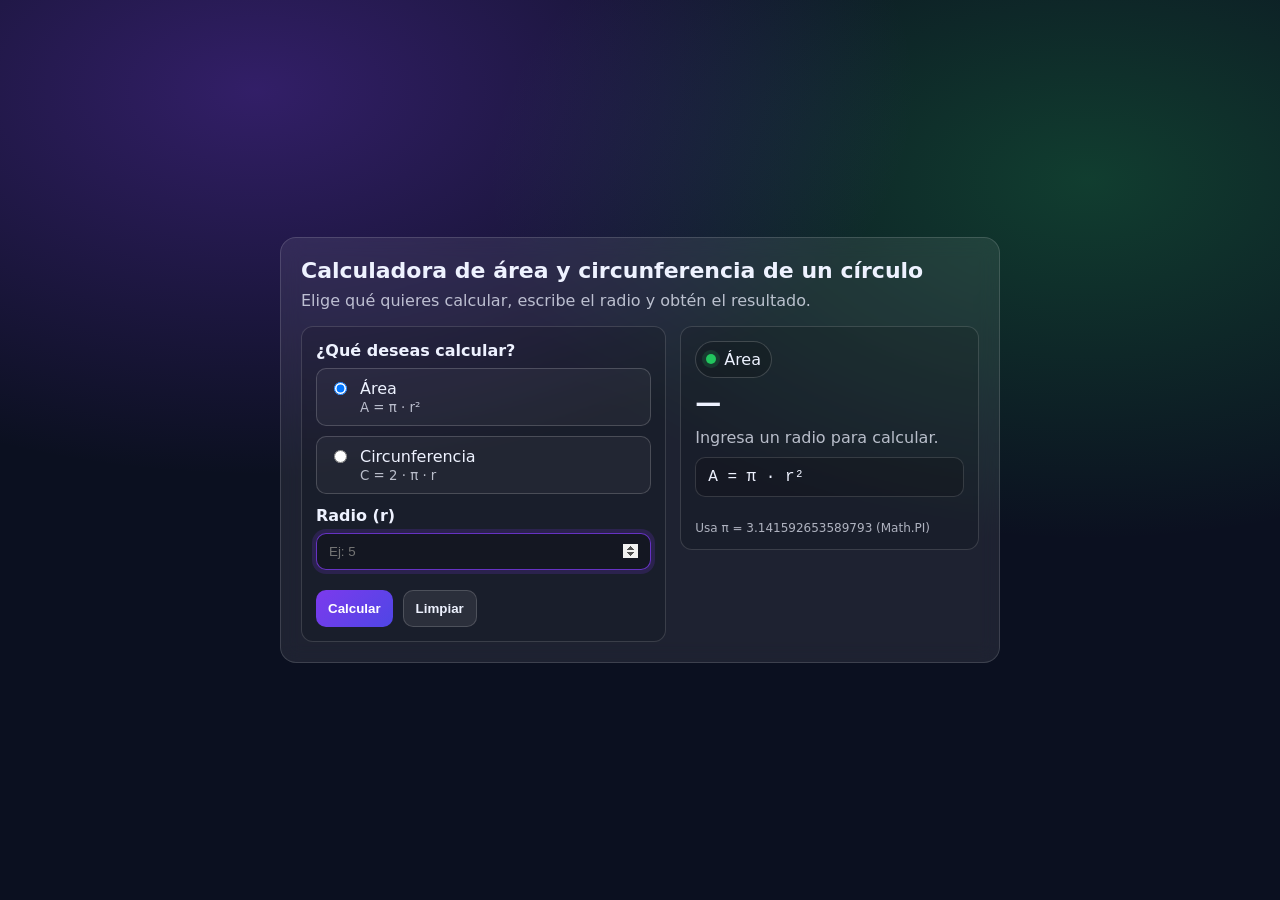
<file: Calcular-circunferencia/index.html>
<!doctype html>
<html lang="es">
  <head>
    <meta charset="utf-8" />
    <meta name="viewport" content="width=device-width, initial-scale=1" />
    <title>Calculadora de Círculo</title>
    <link rel="stylesheet" href="styles.css" />
  </head>
  <body>
    <main class="card">
      <header>
        <h1>Calculadora de área y circunferencia de un círculo</h1>
        <p>Elige qué quieres calcular, escribe el radio y obtén el resultado.</p>
      </header>

      <section class="grid">
        <div class="panel" aria-label="Entrada">
          <div>
            <label>¿Qué deseas calcular?</label>
            <div class="choices" role="radiogroup" aria-label="Tipo de cálculo">
              <div class="choice">
                <input id="opt-area" type="radio" name="calcType" value="area" checked />
                <div class="meta">
                  <span>Área</span>
                  <small>A = π · r²</small>
                </div>
              </div>
              <div class="choice">
                <input id="opt-circ" type="radio" name="calcType" value="circ" />
                <div class="meta">
                  <span>Circunferencia</span>
                  <small>C = 2 · π · r</small>
                </div>
              </div>
            </div>
          </div>

          <div class="field">
            <label for="radius">Radio (r)</label>
            <input id="radius" type="number" inputmode="decimal" min="0" step="any" placeholder="Ej: 5" />
            <div class="actions">
              <button class="btn-primary" id="btnCalc" type="button">Calcular</button>
              <button class="btn-secondary" id="btnClear" type="button">Limpiar</button>
            </div>
          </div>
        </div>

        <div class="panel result" aria-label="Resultado">
          <div class="badge" id="badge">
            <span class="dot" aria-hidden="true"></span>
            <span id="badgeText">Área</span>
          </div>

          <div class="value" id="resultValue">—</div>
          <div class="muted" id="resultUnit">Ingresa un radio para calcular.</div>

          <div class="formula" id="formula">A = π · r²</div>
          <div id="errorBox" class="error" hidden></div>

          <div class="footer">Usa π = 3.141592653589793 (Math.PI)</div>
        </div>
      </section>
    </main>

    <script src="script.js"></script>
  </body>
</html>
</file>
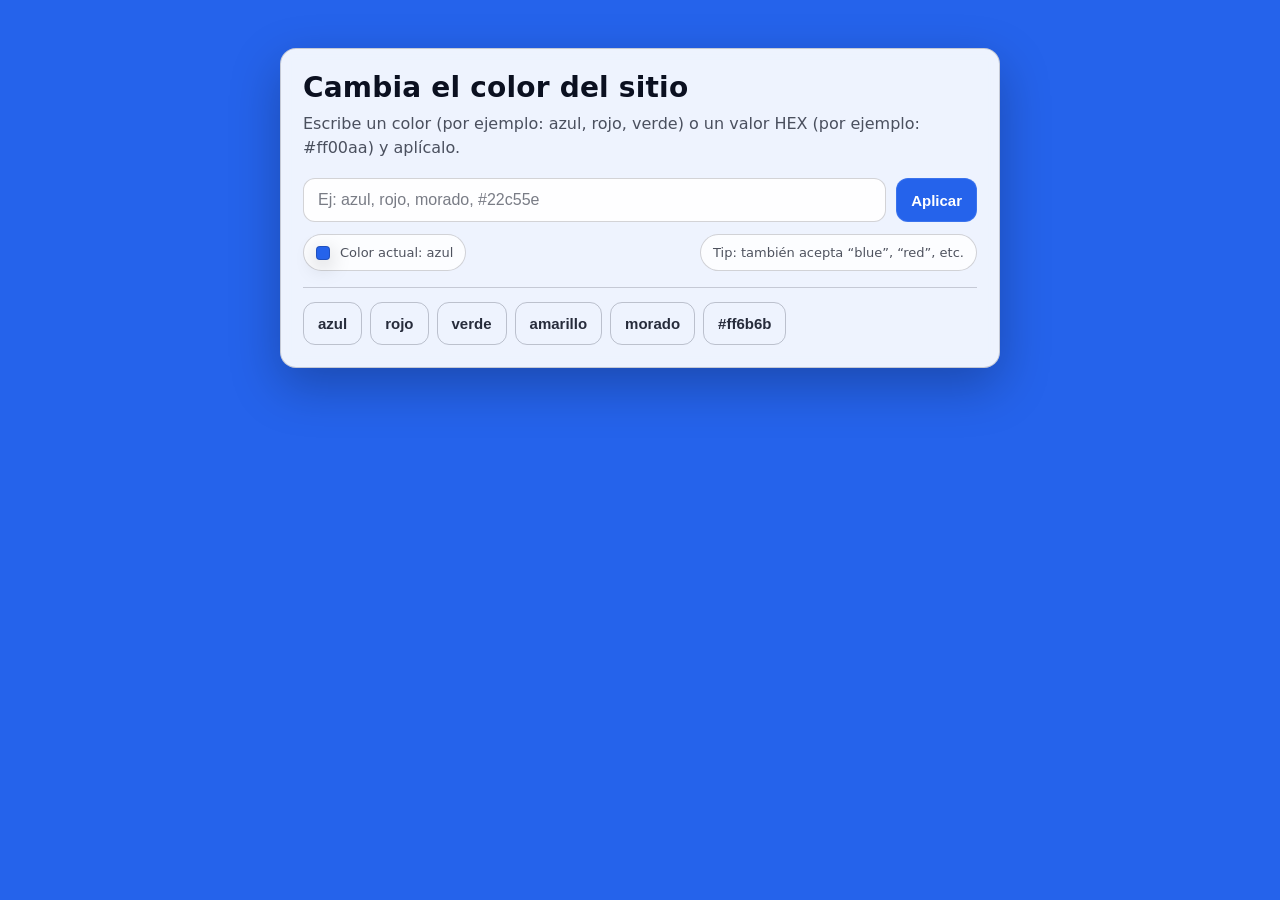
<file: Ejercicio-CambioColores/index.html>
<!doctype html>
<html lang="es">
  <head>
    <meta charset="UTF-8" />
    <meta name="viewport" content="width=device-width, initial-scale=1.0" />
    <title>COLORES</title>
    <style>
      :root {
        --theme: #2563eb;
        --panel: rgba(255, 255, 255, 0.92);
        --text: #0b1020;
        --muted: rgba(11, 16, 32, 0.72);
        --border: rgba(11, 16, 32, 0.18);
      }

      * {
        box-sizing: border-box;
      }

      body {
        margin: 0;
        min-height: 100dvh;
        font-family: system-ui, -apple-system, Segoe UI, Roboto, Helvetica, Arial, sans-serif;
        color: var(--text);
        background: var(--theme);
      }

      main {
        width: min(720px, 92vw);
        margin: 0 auto;
        padding: 48px 0;
      }

      .card {
        border: 1px solid var(--border);
        background: var(--panel);
        backdrop-filter: blur(6px);
        border-radius: 16px;
        padding: 22px;
        box-shadow: 0 18px 50px rgba(0, 0, 0, 0.25);
      }

      h1 {
        margin: 0 0 8px;
        font-size: 28px;
        letter-spacing: 0.2px;
      }

      p {
        margin: 0;
        color: var(--muted);
        line-height: 1.5;
      }

      .row {
        display: grid;
        grid-template-columns: 1fr auto;
        gap: 10px;
        margin-top: 18px;
      }

      input[type="text"] {
        width: 100%;
        padding: 12px 14px;
        border-radius: 12px;
        border: 1px solid var(--border);
        background: rgba(255, 255, 255, 0.95);
        color: var(--text);
        outline: none;
        font-size: 16px;
      }

      input[type="text"]::placeholder {
        color: rgba(11, 16, 32, 0.55);
      }

      input[type="text"]:focus {
        border-color: color-mix(in srgb, var(--theme) 60%, white 10%);
        box-shadow: 0 0 0 4px color-mix(in srgb, var(--theme) 25%, transparent);
      }

      button {
        padding: 12px 14px;
        border-radius: 12px;
        border: 1px solid color-mix(in srgb, var(--theme) 70%, white 10%);
        background: var(--theme);
        color: white;
        cursor: pointer;
        font-weight: 650;
        font-size: 15px;
      }

      button:active {
        transform: translateY(1px);
      }

      .meta {
        margin-top: 12px;
        display: flex;
        align-items: center;
        justify-content: space-between;
        gap: 12px;
        flex-wrap: wrap;
      }

      .chip {
        display: inline-flex;
        align-items: center;
        gap: 10px;
        padding: 10px 12px;
        border-radius: 999px;
        border: 1px solid var(--border);
        background: rgba(255, 255, 255, 0.85);
        color: var(--muted);
        font-size: 13px;
      }

      .swatch {
        width: 14px;
        height: 14px;
        border-radius: 4px;
        background: var(--theme);
        border: 1px solid rgba(11, 16, 32, 0.22);
        box-shadow: 0 6px 20px rgba(0, 0, 0, 0.25);
      }

      .error {
        margin-top: 10px;
        color: rgba(185, 28, 28, 0.95);
        font-size: 13px;
        display: none;
      }

      .examples {
        margin-top: 16px;
        padding-top: 14px;
        border-top: 1px solid var(--border);
        display: flex;
        flex-wrap: wrap;
        gap: 8px;
      }

      .examples button {
        background: transparent;
        color: rgba(11, 16, 32, 0.88);
        border-color: rgba(11, 16, 32, 0.22);
        font-weight: 600;
      }

      .examples button:hover {
        border-color: color-mix(in srgb, var(--theme) 60%, white 10%);
        color: rgba(11, 16, 32, 1);
      }
    </style>
  </head>
  <body>
    <main>
      <div class="card">
        <h1>Cambia el color del sitio</h1>
        <p>Escribe un color (por ejemplo: azul, rojo, verde) o un valor HEX (por ejemplo: #ff00aa) y aplícalo.</p>

        <div class="row">
          <input id="colorInput" type="text" inputmode="text" autocomplete="off" placeholder="Ej: azul, rojo, morado, #22c55e" />
          <button id="applyBtn" type="button">Aplicar</button>
        </div>

        <div class="meta">
          <span class="chip"><span class="swatch" aria-hidden="true"></span> <span id="currentLabel">Color actual: azul</span></span>
          <span class="chip" id="hint">Tip: también acepta “blue”, “red”, etc.</span>
        </div>

        <div class="error" id="errorMsg">No reconocí ese color. Prueba con: azul, rojo, verde, amarillo, morado o un HEX como #ff0000.</div>

        <div class="examples" aria-label="Ejemplos">
          <button type="button" data-color="azul">azul</button>
          <button type="button" data-color="rojo">rojo</button>
          <button type="button" data-color="verde">verde</button>
          <button type="button" data-color="amarillo">amarillo</button>
          <button type="button" data-color="morado">morado</button>
          <button type="button" data-color="#ff6b6b">#ff6b6b</button>
        </div>
      </div>
    </main>
    <script src="./script.js"></script>
  </body>
</html>
</file>
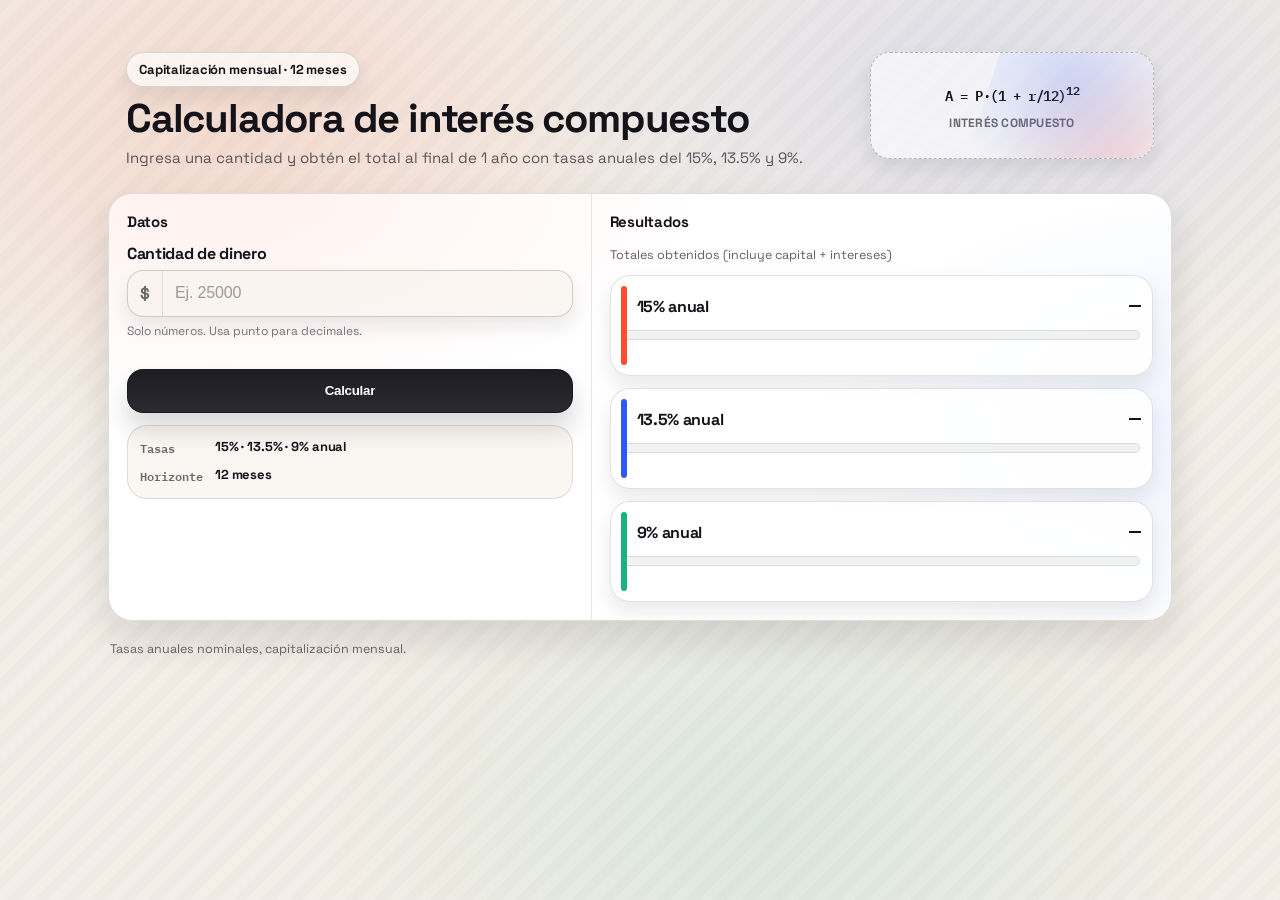
<file: Impuestos/index.html>
<!doctype html>
<html lang="es">
  <head>
    <meta charset="UTF-8" />
    <meta name="viewport" content="width=device-width, initial-scale=1.0" />
    <title>Calculadora de Interés Compuesto</title>
    <link rel="preconnect" href="https://fonts.googleapis.com" />
    <link rel="preconnect" href="https://fonts.gstatic.com" crossorigin />
    <link
      href="https://fonts.googleapis.com/css2?family=IBM+Plex+Mono:wght@500;600&family=Space+Grotesk:wght@400;600;700&display=swap"
      rel="stylesheet"
    />
    <link rel="stylesheet" href="./styles.css" />
  </head>
  <body>
    <main class="page">
      <header class="hero">
        <div class="hero__left">
          <div class="pill">Capitalización mensual · 12 meses</div>
          <h1>Calculadora de interés compuesto</h1>
          <p>
            Ingresa una cantidad y obtén el total al final de 1 año con tasas
            anuales del 15%, 13.5% y 9%.
          </p>
        </div>
        <div class="hero__right" aria-hidden="true">
          <div class="stamp">
            <div class="stamp__title">A = P·(1 + r/12)<sup>12</sup></div>
            <div class="stamp__subtitle">interés compuesto</div>
          </div>
        </div>
      </header>

      <section class="sheet" aria-label="Calculadora">
        <div class="sheet__grid">
          <div class="sheet__calc">
            <h2 class="sectionTitle">Datos</h2>
            <form id="calcForm" class="form" novalidate>
              <label class="field">
                <span class="field__label">Cantidad de dinero</span>
                <span class="field__control">
                  <span class="field__prefix" aria-hidden="true">$</span>
                  <input
                    id="principal"
                    name="principal"
                    inputmode="decimal"
                    autocomplete="off"
                    placeholder="Ej. 25000"
                    aria-describedby="help err"
                    required
                  />
                </span>
                <span id="help" class="field__help">Solo números. Usa punto para decimales.</span>
                <span id="err" class="field__error" role="alert" aria-live="polite"></span>
              </label>

              <button id="btnCalc" class="btn" type="submit">Calcular</button>
            </form>

            <div class="note">
              <div class="note__k">Tasas</div>
              <div class="note__v">15% · 13.5% · 9% anual</div>
              <div class="note__k">Horizonte</div>
              <div class="note__v">12 meses</div>
            </div>
          </div>

          <div class="sheet__results" aria-live="polite">
            <div class="head">
              <h2 class="sectionTitle">Resultados</h2>
              <div class="head__meta">Totales obtenidos (incluye capital + intereses)</div>
            </div>

            <div class="rates" role="list">
              <article class="rate rate--15" role="listitem">
                <div class="rate__top">
                  <div class="rate__tag">15% anual</div>
                  <div class="rate__value" id="out15">—</div>
                </div>
                <div class="rate__bar" aria-hidden="true">
                  <div class="rate__fill" id="bar15"></div>
                </div>
                <div class="rate__sub" id="gain15"></div>
              </article>

              <article class="rate rate--135" role="listitem">
                <div class="rate__top">
                  <div class="rate__tag">13.5% anual</div>
                  <div class="rate__value" id="out135">—</div>
                </div>
                <div class="rate__bar" aria-hidden="true">
                  <div class="rate__fill" id="bar135"></div>
                </div>
                <div class="rate__sub" id="gain135"></div>
              </article>

              <article class="rate rate--9" role="listitem">
                <div class="rate__top">
                  <div class="rate__tag">9% anual</div>
                  <div class="rate__value" id="out9">—</div>
                </div>
                <div class="rate__bar" aria-hidden="true">
                  <div class="rate__fill" id="bar9"></div>
                </div>
                <div class="rate__sub" id="gain9"></div>
              </article>
            </div>
          </div>
        </div>
      </section>

      <footer class="foot">
        Tasas anuales nominales, capitalización mensual.
      </footer>
    </main>

    <script src="./app.js" defer></script>
  </body>
</html>
</file>
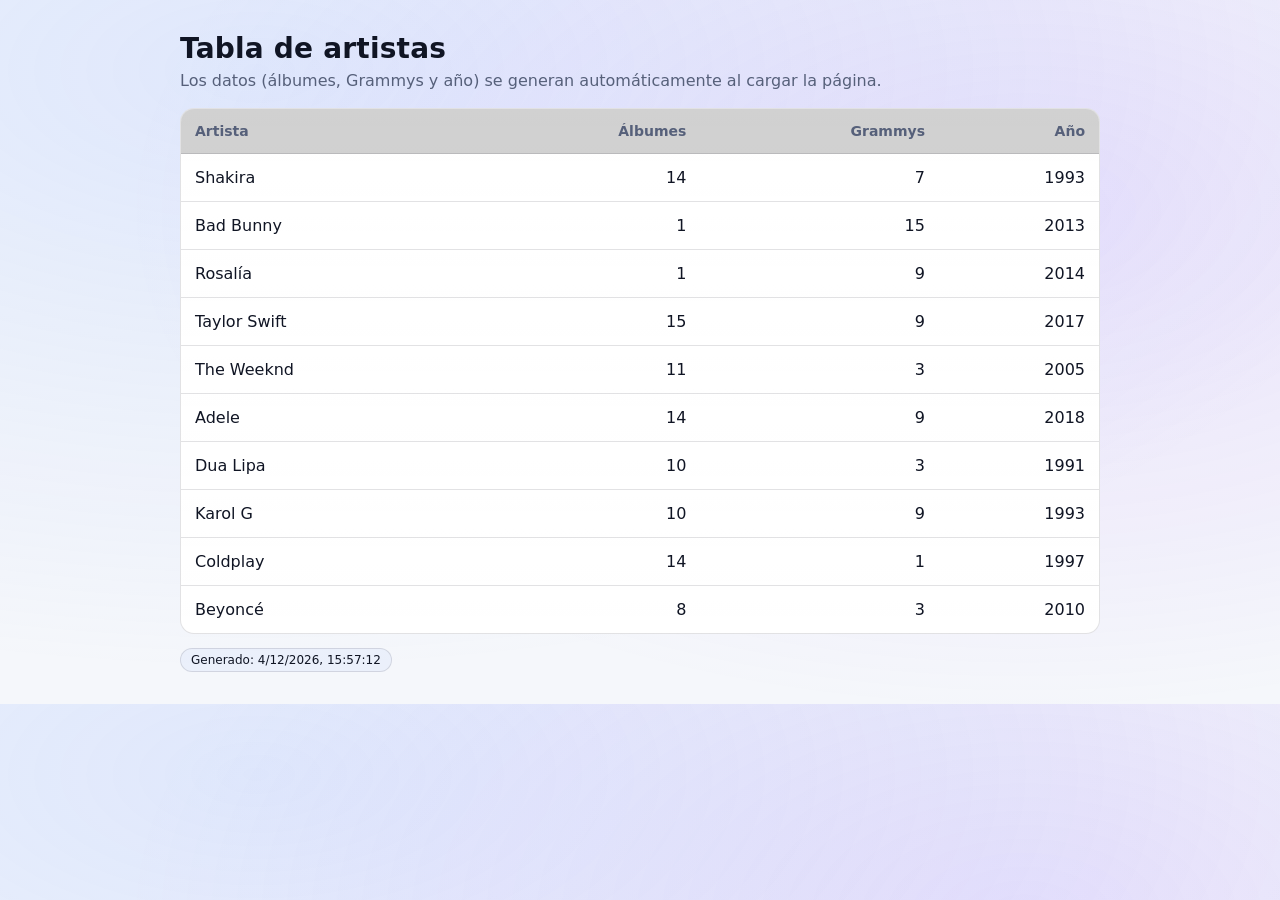
<file: Tabla-Artista/index.html>
<!doctype html>
<html lang="es">
  <head>
    <meta charset="UTF-8" />
    <meta name="viewport" content="width=device-width, initial-scale=1.0" />
    <title>Artistas</title>
    <link rel="stylesheet" href="styles.css" />
  </head>
  <body>
    <div class="container">
      <header>
        <h1>Tabla de artistas</h1>
        <p>Los datos (álbumes, Grammys y año) se generan automáticamente al cargar la página.</p>
      </header>

      <div class="card">
        <table aria-label="Tabla de artistas y estadísticas">
          <thead>
            <tr>
              <th>Artista</th>
              <th class="num">Álbumes</th>
              <th class="num">Grammys</th>
              <th class="num">Año</th>
            </tr>
          </thead>
          <tbody id="artists-body"></tbody>
        </table>
      </div>

      <footer>
        <span class="tag" id="generated-at"></span>
      </footer>
    </div>
    <script src="script.js" defer></script>
  </body>
</html>
</file>
<file: Calcular-circunferencia/styles.css>
:root {
  color-scheme: light;
  --bg: #0b1020;
  --card: rgba(255, 255, 255, 0.08);
  --card-border: rgba(255, 255, 255, 0.14);
  --text: #eef2ff;
  --muted: rgba(238, 242, 255, 0.75);
  --accent: #7c3aed;
  --accent-2: #22c55e;
  --danger: #ef4444;
}

* {
  box-sizing: border-box;
}

body {
  margin: 0;
  min-height: 100vh;
  font-family: system-ui, -apple-system, Segoe UI, Roboto, Ubuntu, Cantarell, Noto Sans, Arial,
    "Apple Color Emoji", "Segoe UI Emoji";
  background: radial-gradient(1200px 700px at 20% 10%, rgba(124, 58, 237, 0.35), transparent 55%),
    radial-gradient(1000px 600px at 85% 20%, rgba(34, 197, 94, 0.25), transparent 60%), var(--bg);
  color: var(--text);
  display: grid;
  place-items: center;
  padding: 24px;
}

.card {
  width: min(720px, 100%);
  background: var(--card);
  border: 1px solid var(--card-border);
  border-radius: 16px;
  padding: 20px;
  backdrop-filter: blur(10px);
}

header {
  display: grid;
  gap: 6px;
  margin-bottom: 16px;
}

h1 {
  font-size: 22px;
  line-height: 1.2;
  margin: 0;
}

p {
  margin: 0;
  color: var(--muted);
}

.grid {
  display: grid;
  grid-template-columns: 1fr;
  gap: 14px;
}

@media (min-width: 640px) {
  .grid {
    grid-template-columns: 1.1fr 0.9fr;
    align-items: start;
  }
}

.panel {
  border: 1px solid var(--card-border);
  border-radius: 12px;
  padding: 14px;
  background: rgba(0, 0, 0, 0.12);
}

.field {
  display: grid;
  gap: 8px;
  margin-top: 12px;
}

label {
  font-weight: 600;
}

input[type="number"] {
  width: 100%;
  padding: 10px 12px;
  border-radius: 10px;
  border: 1px solid rgba(255, 255, 255, 0.22);
  background: rgba(0, 0, 0, 0.18);
  color: var(--text);
  outline: none;
}

input[type="number"]:focus {
  border-color: rgba(124, 58, 237, 0.8);
  box-shadow: 0 0 0 4px rgba(124, 58, 237, 0.18);
}

.choices {
  display: grid;
  gap: 10px;
  margin-top: 8px;
}

.choice {
  display: flex;
  gap: 10px;
  align-items: start;
  padding: 10px 12px;
  border-radius: 10px;
  border: 1px solid rgba(255, 255, 255, 0.18);
  background: rgba(255, 255, 255, 0.04);
}

.choice input {
  margin-top: 3px;
}

.choice .meta {
  display: grid;
  gap: 2px;
}

.choice .meta small {
  color: var(--muted);
}

.actions {
  display: flex;
  gap: 10px;
  margin-top: 12px;
  flex-wrap: wrap;
}

button {
  border: 0;
  border-radius: 10px;
  padding: 10px 12px;
  font-weight: 700;
  cursor: pointer;
}

.btn-primary {
  background: linear-gradient(135deg, var(--accent), #4f46e5);
  color: white;
}

.btn-secondary {
  background: rgba(255, 255, 255, 0.08);
  color: var(--text);
  border: 1px solid rgba(255, 255, 255, 0.16);
}

.result {
  display: grid;
  gap: 10px;
}

.badge {
  display: inline-flex;
  align-items: center;
  gap: 8px;
  padding: 8px 10px;
  border-radius: 999px;
  border: 1px solid rgba(255, 255, 255, 0.18);
  background: rgba(0, 0, 0, 0.16);
  width: fit-content;
}

.dot {
  width: 10px;
  height: 10px;
  border-radius: 50%;
  background: var(--accent-2);
  box-shadow: 0 0 0 4px rgba(34, 197, 94, 0.16);
}

.value {
  font-size: 26px;
  font-weight: 800;
  letter-spacing: 0.2px;
}

.muted {
  color: var(--muted);
}

.error {
  color: #fecaca;
  background: rgba(239, 68, 68, 0.12);
  border: 1px solid rgba(239, 68, 68, 0.22);
  padding: 10px 12px;
  border-radius: 10px;
}

.formula {
  font-family: ui-monospace, SFMono-Regular, Menlo, Monaco, Consolas, "Liberation Mono", monospace;
  padding: 10px 12px;
  border-radius: 10px;
  background: rgba(0, 0, 0, 0.18);
  border: 1px solid rgba(255, 255, 255, 0.14);
}

.footer {
  margin-top: 14px;
  font-size: 12px;
  color: rgba(238, 242, 255, 0.7);
}
</file>
<file: Impuestos/styles.css>
:root {
  --bg: #f6f1e9;
  --paper: #ffffff;
  --ink: #14131a;
  --muted: rgba(20, 19, 26, 0.68);
  --stroke: rgba(20, 19, 26, 0.14);
  --shadow: 0 18px 40px rgba(20, 19, 26, 0.12);
  --shadow2: 0 10px 20px rgba(20, 19, 26, 0.09);
  --danger: #d7133a;
  --a15: #ff4d2e;
  --a135: #2b59ff;
  --a9: #19b47e;
  --radius: 20px;
}

* {
  box-sizing: border-box;
}

html,
body {
  height: 100%;
}

body {
  margin: 0;
  color: var(--ink);
  font-family: "Space Grotesk", system-ui, -apple-system, Segoe UI, Roboto, Arial, sans-serif;
  background:
    radial-gradient(900px 520px at 78% 10%, rgba(43, 89, 255, 0.10), transparent 55%),
    radial-gradient(740px 520px at 18% 14%, rgba(255, 77, 46, 0.12), transparent 60%),
    radial-gradient(820px 640px at 60% 92%, rgba(25, 180, 126, 0.10), transparent 55%),
    repeating-linear-gradient(135deg, rgba(20, 19, 26, 0.03) 0 10px, rgba(20, 19, 26, 0.01) 10px 20px),
    var(--bg);
}

.page {
  max-width: 1100px;
  margin: 0 auto;
  padding: 34px 18px 28px;
  display: grid;
  gap: 16px;
  min-height: 100%;
  align-content: start;
}

.hero {
  display: grid;
  grid-template-columns: 1fr 320px;
  gap: 14px;
  align-items: stretch;
}

.hero__left {
  padding: 18px 18px 10px;
}

.pill {
  display: inline-flex;
  align-items: center;
  gap: 8px;
  padding: 8px 12px;
  border-radius: 999px;
  border: 1px solid var(--stroke);
  background: rgba(255, 255, 255, 0.65);
  box-shadow: var(--shadow2);
  font-weight: 700;
  letter-spacing: -0.01em;
  font-size: 13px;
}

.hero h1 {
  margin: 12px 0 8px;
  font-size: clamp(22px, 4vw, 40px);
  letter-spacing: -0.03em;
  line-height: 1.02;
}

.hero p {
  margin: 0;
  color: var(--muted);
  max-width: 70ch;
  font-size: 15px;
}

.hero__right {
  display: grid;
  padding: 18px;
}

.stamp {
  border-radius: var(--radius);
  border: 1px dashed rgba(20, 19, 26, 0.28);
  background: rgba(255, 255, 255, 0.62);
  box-shadow: var(--shadow2);
  padding: 16px;
  display: grid;
  place-content: center;
  text-align: center;
  gap: 10px;
  position: relative;
  overflow: hidden;
}

.stamp::before {
  content: "";
  position: absolute;
  inset: -40px -50px auto auto;
  width: 220px;
  height: 220px;
  background:
    radial-gradient(circle at 35% 35%, rgba(43, 89, 255, 0.18), transparent 60%),
    radial-gradient(circle at 65% 65%, rgba(255, 77, 46, 0.16), transparent 60%);
  transform: rotate(18deg);
  pointer-events: none;
}

.stamp__title {
  font-family: "IBM Plex Mono", ui-monospace, SFMono-Regular, Menlo, Consolas, monospace;
  font-weight: 600;
  letter-spacing: -0.03em;
  font-size: 14px;
}

.stamp__subtitle {
  font-weight: 700;
  letter-spacing: 0.02em;
  text-transform: uppercase;
  font-size: 12px;
  color: rgba(20, 19, 26, 0.62);
}

.sheet {
  border-radius: calc(var(--radius) + 4px);
  background: var(--paper);
  border: 1px solid var(--stroke);
  box-shadow: var(--shadow);
  overflow: hidden;
  position: relative;
}

.sheet::before {
  content: "";
  position: absolute;
  inset: 0;
  background:
    radial-gradient(900px 400px at 10% 0%, rgba(255, 77, 46, 0.08), transparent 55%),
    radial-gradient(900px 460px at 110% 55%, rgba(43, 89, 255, 0.08), transparent 55%);
  pointer-events: none;
}

.sheet__grid {
  position: relative;
  display: grid;
  grid-template-columns: 1fr 1.2fr;
  gap: 0;
}

.sheet__calc {
  padding: 18px;
  border-right: 1px solid rgba(20, 19, 26, 0.10);
}

.sheet__results {
  padding: 18px;
}

.sectionTitle {
  margin: 0 0 12px;
  font-size: 15px;
  letter-spacing: -0.02em;
}

.form {
  display: grid;
  gap: 12px;
}

.field {
  display: grid;
  gap: 6px;
}

.field__label {
  font-weight: 700;
  letter-spacing: -0.02em;
}

.field__control {
  display: grid;
  grid-template-columns: auto 1fr;
  align-items: center;
  border-radius: 16px;
  border: 1px solid rgba(20, 19, 26, 0.18);
  background: rgba(246, 241, 233, 0.55);
  box-shadow: var(--shadow2);
  overflow: hidden;
}

.field__prefix {
  padding: 12px 12px;
  font-weight: 700;
  color: rgba(20, 19, 26, 0.62);
  border-right: 1px solid rgba(20, 19, 26, 0.10);
}

input {
  width: 100%;
  border: 0;
  outline: none;
  background: transparent;
  padding: 12px 12px;
  color: var(--ink);
  font-size: 16px;
  letter-spacing: -0.01em;
}

input::placeholder {
  color: rgba(20, 19, 26, 0.40);
}

.field__help {
  font-size: 12px;
  color: rgba(20, 19, 26, 0.58);
}

.field__error {
  font-size: 12px;
  color: var(--danger);
  min-height: 1em;
}

.btn {
  height: 44px;
  border-radius: 16px;
  border: 1px solid rgba(20, 19, 26, 0.60);
  background: linear-gradient(180deg, rgba(20, 19, 26, 0.96), rgba(20, 19, 26, 0.90));
  color: #ffffff;
  cursor: pointer;
  font-weight: 800;
  letter-spacing: -0.02em;
  box-shadow: 0 16px 26px rgba(20, 19, 26, 0.16);
  transition: transform 140ms ease, filter 140ms ease;
}

.btn:hover {
  transform: translateY(-1px);
  filter: brightness(1.04);
}

.btn:active {
  transform: translateY(0);
}

.note {
  margin-top: 12px;
  border-radius: var(--radius);
  border: 1px solid rgba(20, 19, 26, 0.12);
  background: rgba(246, 241, 233, 0.55);
  padding: 12px 12px;
  display: grid;
  grid-template-columns: auto 1fr;
  gap: 8px 12px;
}

.note__k {
  font-family: "IBM Plex Mono", ui-monospace, SFMono-Regular, Menlo, Consolas, monospace;
  font-weight: 600;
  font-size: 12px;
  color: rgba(20, 19, 26, 0.62);
}

.note__v {
  font-weight: 700;
  font-size: 13px;
  letter-spacing: -0.01em;
}

.head {
  display: grid;
  gap: 4px;
  margin-bottom: 12px;
}

.head__meta {
  color: var(--muted);
  font-size: 12.5px;
}

.rates {
  display: grid;
  gap: 12px;
}

.rate {
  border-radius: var(--radius);
  border: 1px solid rgba(20, 19, 26, 0.12);
  background: rgba(255, 255, 255, 0.86);
  box-shadow: var(--shadow2);
  padding: 12px 12px 12px 12px;
  position: relative;
  overflow: hidden;
}

.rate::before {
  content: "";
  position: absolute;
  inset: 10px auto 10px 10px;
  width: 6px;
  border-radius: 999px;
  background: var(--a15);
}

.rate--135::before {
  background: var(--a135);
}

.rate--9::before {
  background: var(--a9);
}

.rate__top {
  display: grid;
  grid-template-columns: 1fr auto;
  gap: 10px;
  align-items: baseline;
  padding-left: 14px;
}

.rate__tag {
  font-weight: 800;
  letter-spacing: -0.02em;
}

.rate__value {
  font-family: "IBM Plex Mono", ui-monospace, SFMono-Regular, Menlo, Consolas, monospace;
  font-weight: 600;
  letter-spacing: -0.03em;
  font-size: 20px;
}

.rate__bar {
  margin: 10px 0 0;
  height: 10px;
  border-radius: 999px;
  background: rgba(20, 19, 26, 0.06);
  overflow: hidden;
  border: 1px solid rgba(20, 19, 26, 0.10);
}

.rate__fill {
  height: 100%;
  width: 0%;
  border-radius: 999px;
  transition: width 320ms ease;
  background: linear-gradient(90deg, var(--a15), rgba(255, 77, 46, 0.55));
}

.rate--135 .rate__fill {
  background: linear-gradient(90deg, var(--a135), rgba(43, 89, 255, 0.55));
}

.rate--9 .rate__fill {
  background: linear-gradient(90deg, var(--a9), rgba(25, 180, 126, 0.55));
}

.rate__sub {
  padding-left: 14px;
  margin-top: 8px;
  color: rgba(20, 19, 26, 0.70);
  font-size: 12.5px;
  min-height: 1.2em;
}

.foot {
  color: rgba(20, 19, 26, 0.62);
  font-size: 12.5px;
  padding: 4px 2px 0;
}

@media (max-width: 920px) {
  .hero {
    grid-template-columns: 1fr;
  }

  .hero__right {
    padding: 0 18px 8px;
  }

  .sheet__grid {
    grid-template-columns: 1fr;
  }

  .sheet__calc {
    border-right: 0;
    border-bottom: 1px solid rgba(20, 19, 26, 0.10);
  }
}
</file>
<file: Tabla-Artista/styles.css>
:root {
  color-scheme: light dark;
  --bg: #0b1020;
  --card: #111831;
  --text: #e7e9ee;
  --muted: #aab0c0;
  --border: rgba(255, 255, 255, 0.12);
  --accent: #7aa2ff;
}

@media (prefers-color-scheme: light) {
  :root {
    --bg: #f5f7fb;
    --card: #ffffff;
    --text: #101524;
    --muted: #56607a;
    --border: rgba(16, 21, 36, 0.12);
    --accent: #2b59ff;
  }
}

* {
  box-sizing: border-box;
}

body {
  margin: 0;
  font-family: system-ui, -apple-system, Segoe UI, Roboto, Ubuntu, Cantarell, Noto Sans, Arial,
    sans-serif;
  background: radial-gradient(1200px 600px at 20% 10%, rgba(122, 162, 255, 0.18), transparent),
    radial-gradient(900px 500px at 80% 30%, rgba(155, 85, 255, 0.14), transparent), var(--bg);
  color: var(--text);
  padding: 32px 16px;
}

.container {
  max-width: 920px;
  margin: 0 auto;
}

header {
  margin-bottom: 18px;
}

h1 {
  font-size: 28px;
  margin: 0 0 6px;
  letter-spacing: 0.2px;
}

p {
  margin: 0;
  color: var(--muted);
}

.card {
  margin-top: 18px;
  background: linear-gradient(180deg, rgba(255, 255, 255, 0.06), transparent), var(--card);
  border: 1px solid var(--border);
  border-radius: 14px;
  overflow: hidden;
}

table {
  width: 100%;
  border-collapse: collapse;
}

thead th {
  text-align: left;
  font-weight: 650;
  font-size: 14px;
  color: var(--muted);
  background: rgba(0, 0, 0, 0.18);
  padding: 14px 14px;
  border-bottom: 1px solid var(--border);
}

tbody td {
  padding: 14px 14px;
  border-bottom: 1px solid var(--border);
}

tbody tr:last-child td {
  border-bottom: none;
}

.num {
  text-align: right;
  font-variant-numeric: tabular-nums;
}

.tag {
  display: inline-block;
  padding: 4px 10px;
  border: 1px solid var(--border);
  border-radius: 999px;
  color: var(--text);
  background: rgba(122, 162, 255, 0.08);
}

footer {
  margin-top: 14px;
  color: var(--muted);
  font-size: 12px;
}
</file>
